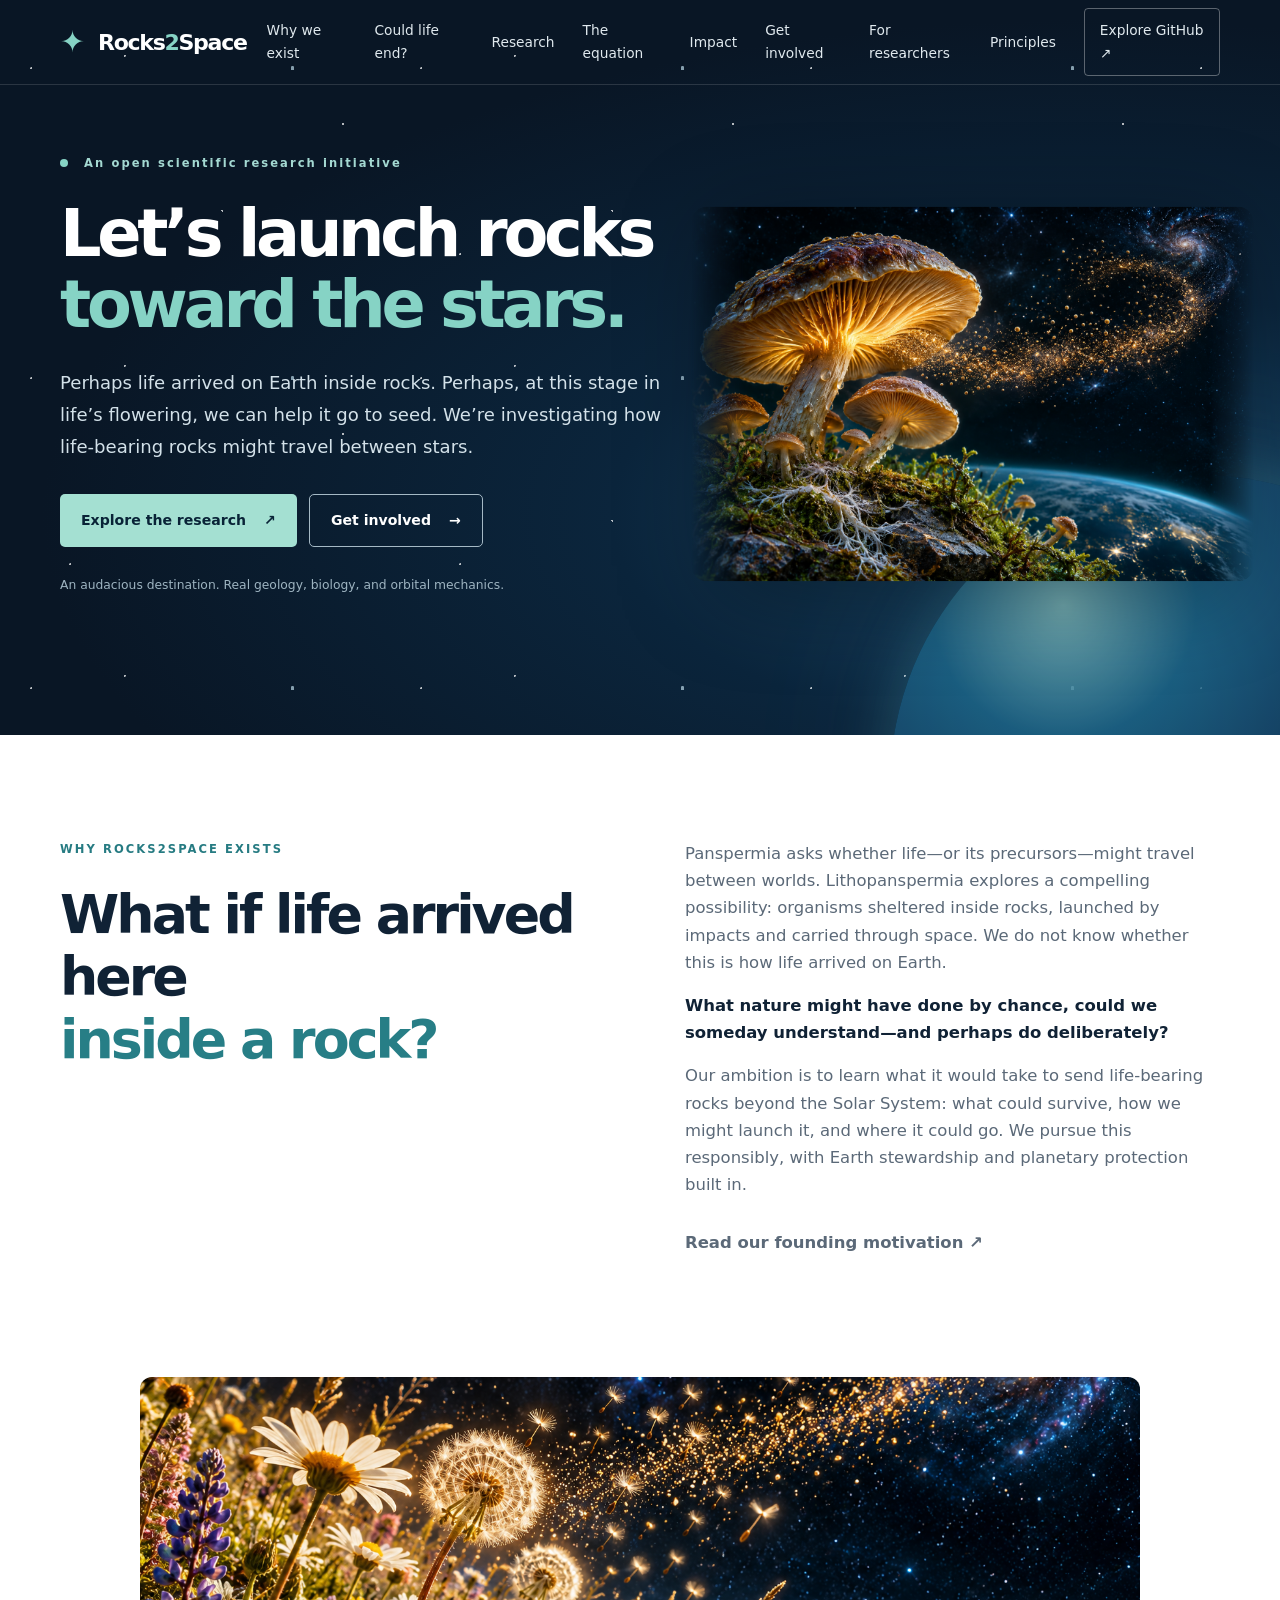
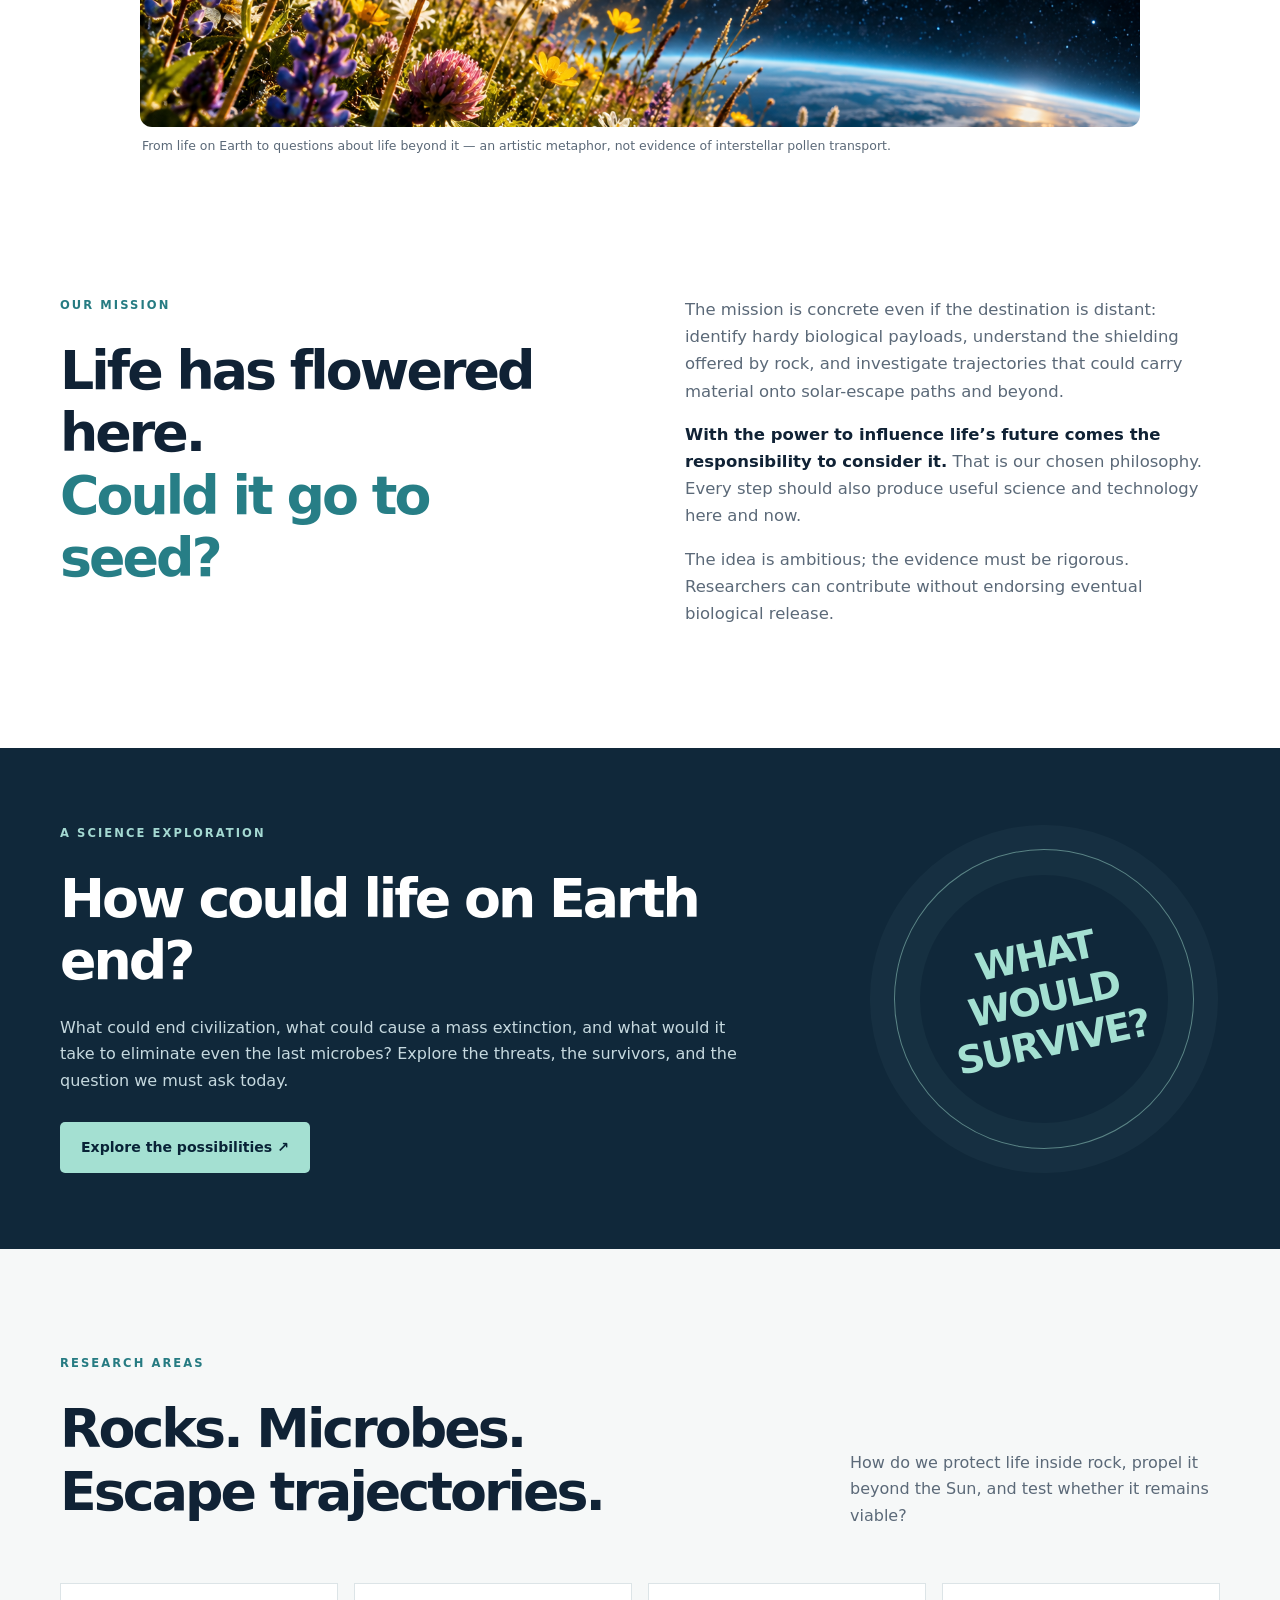
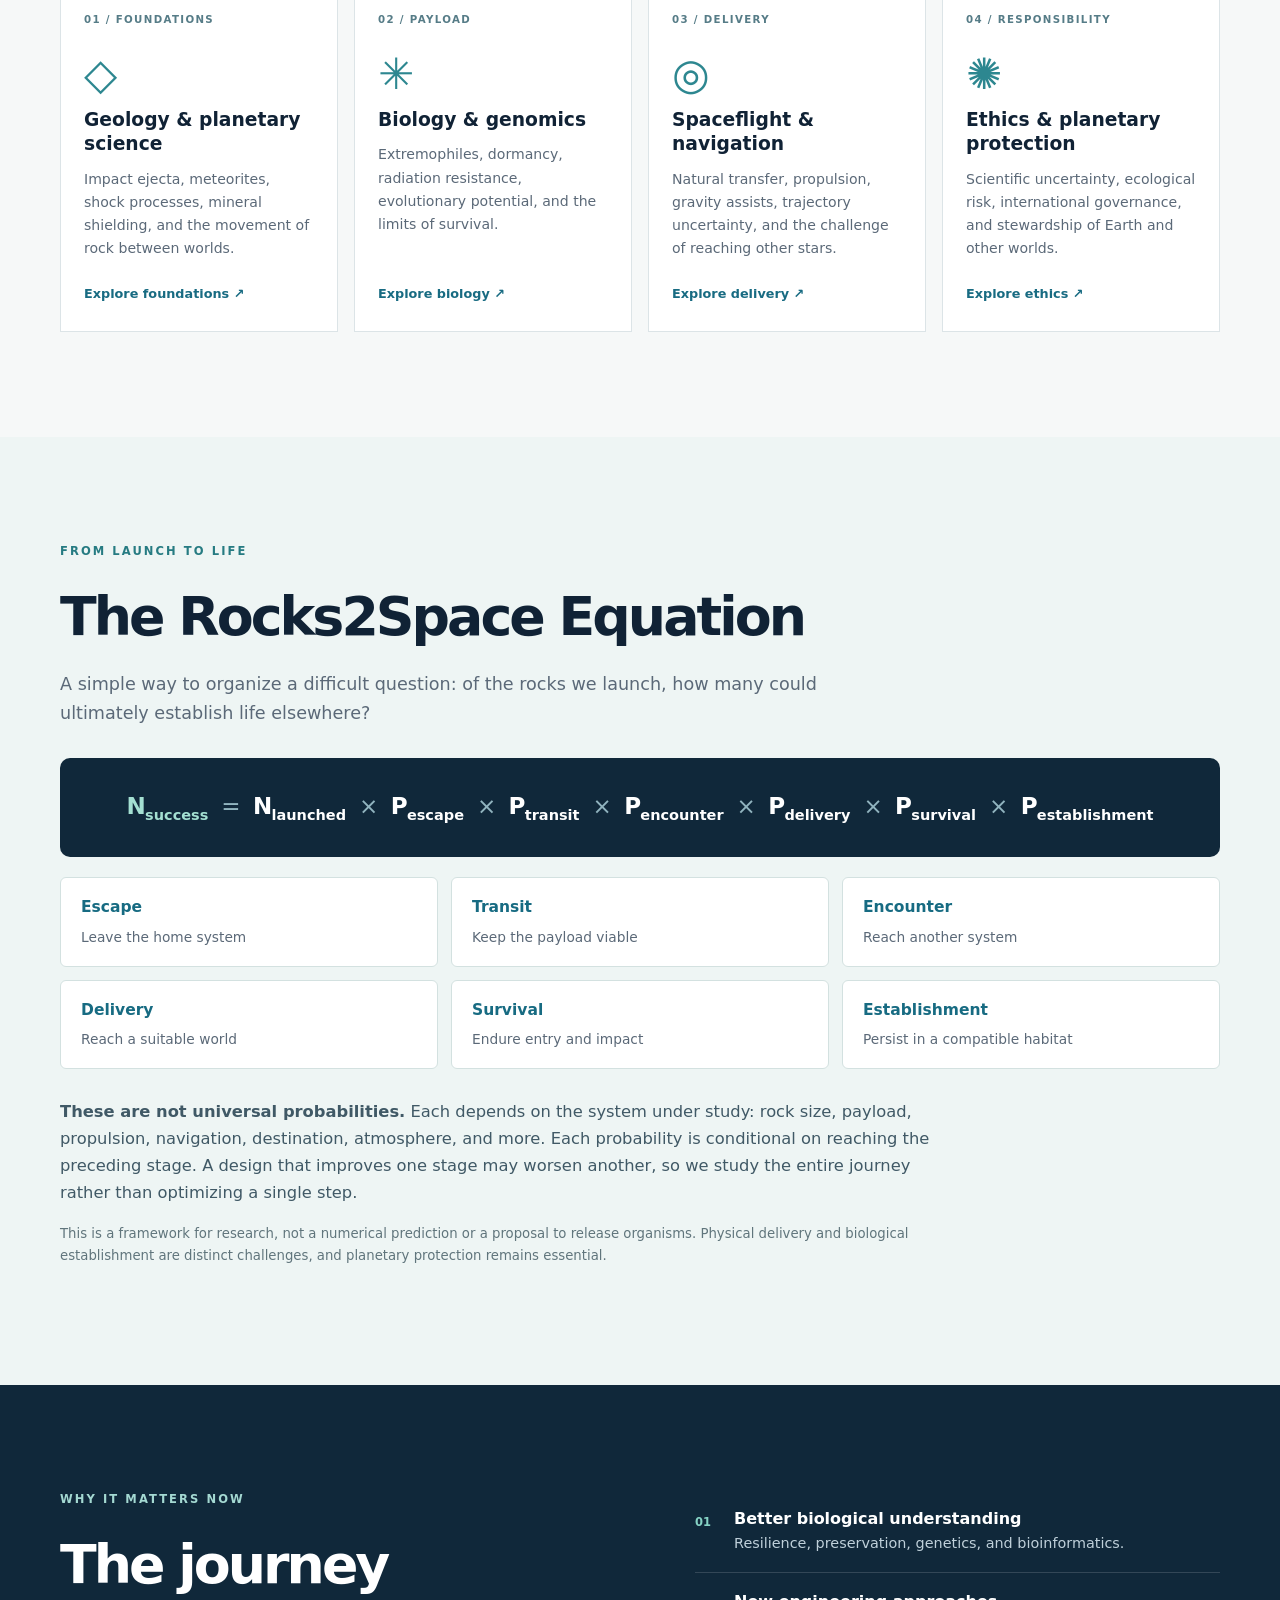
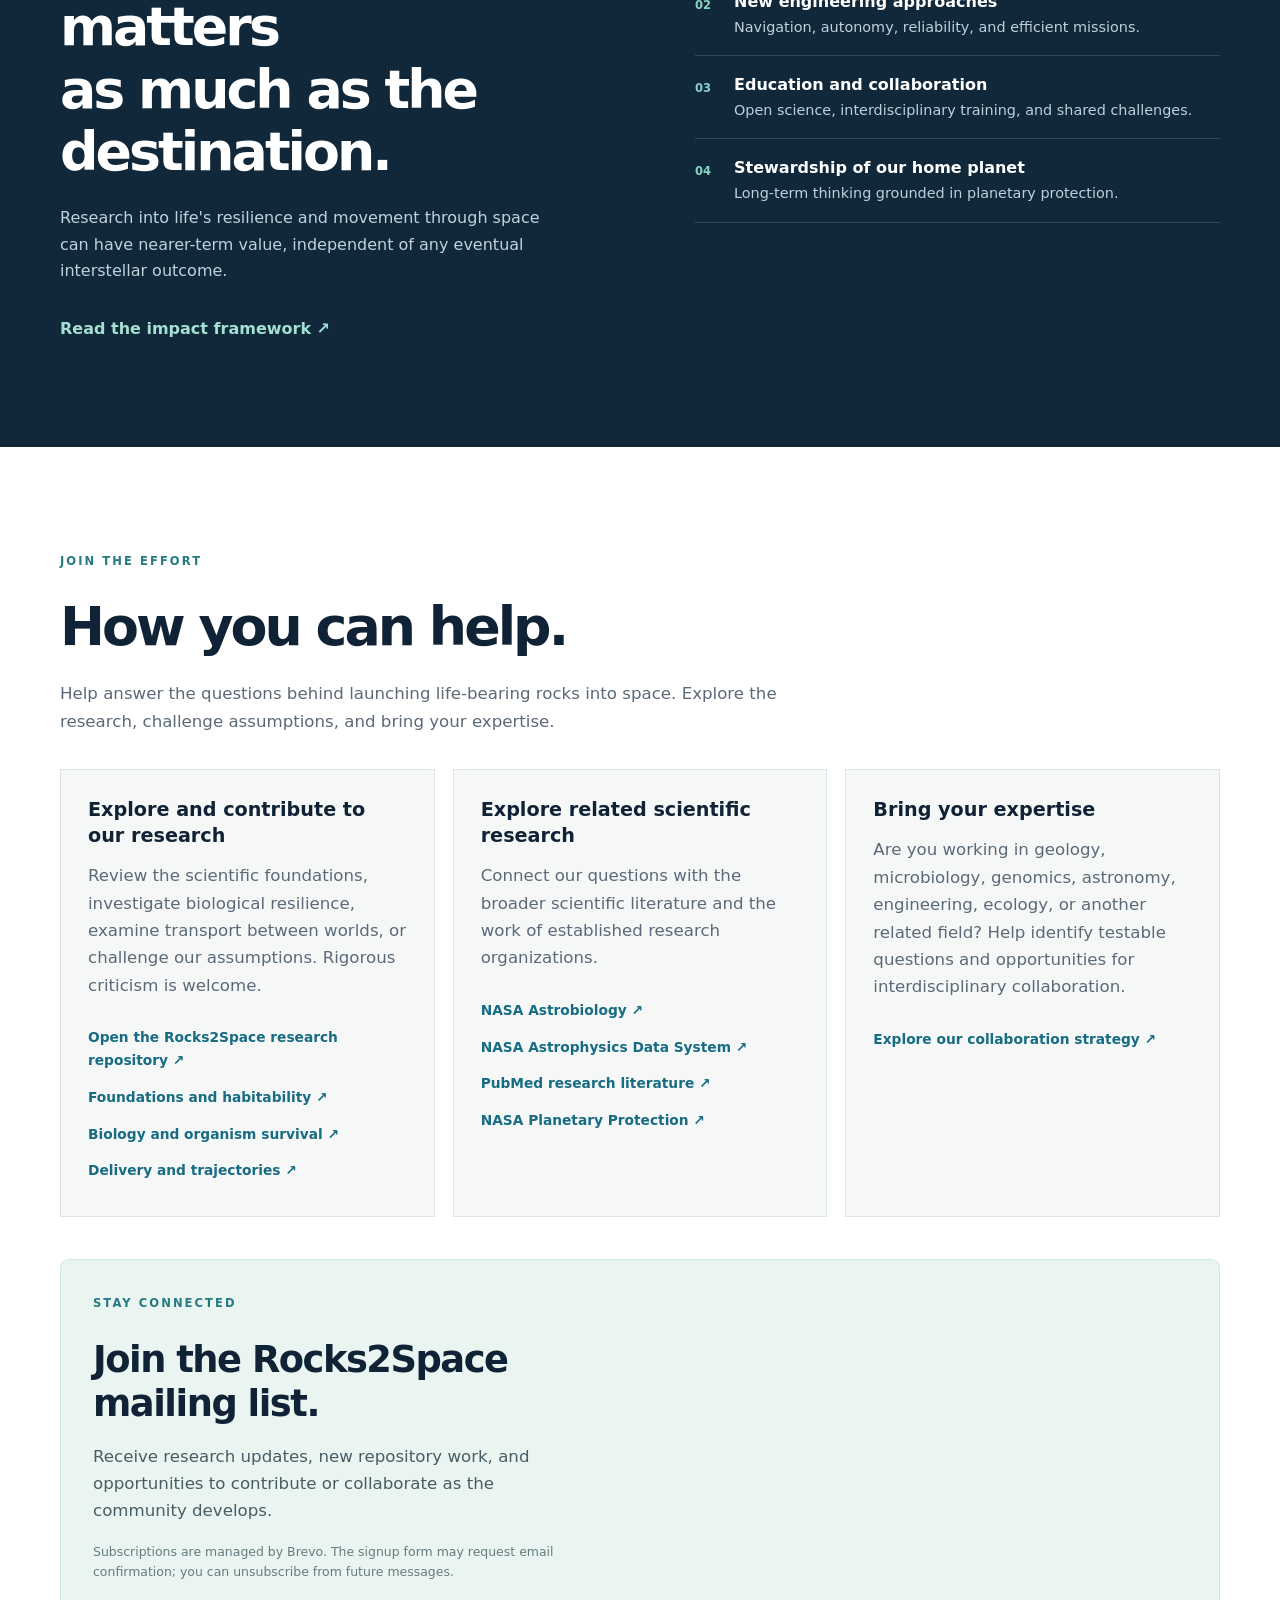
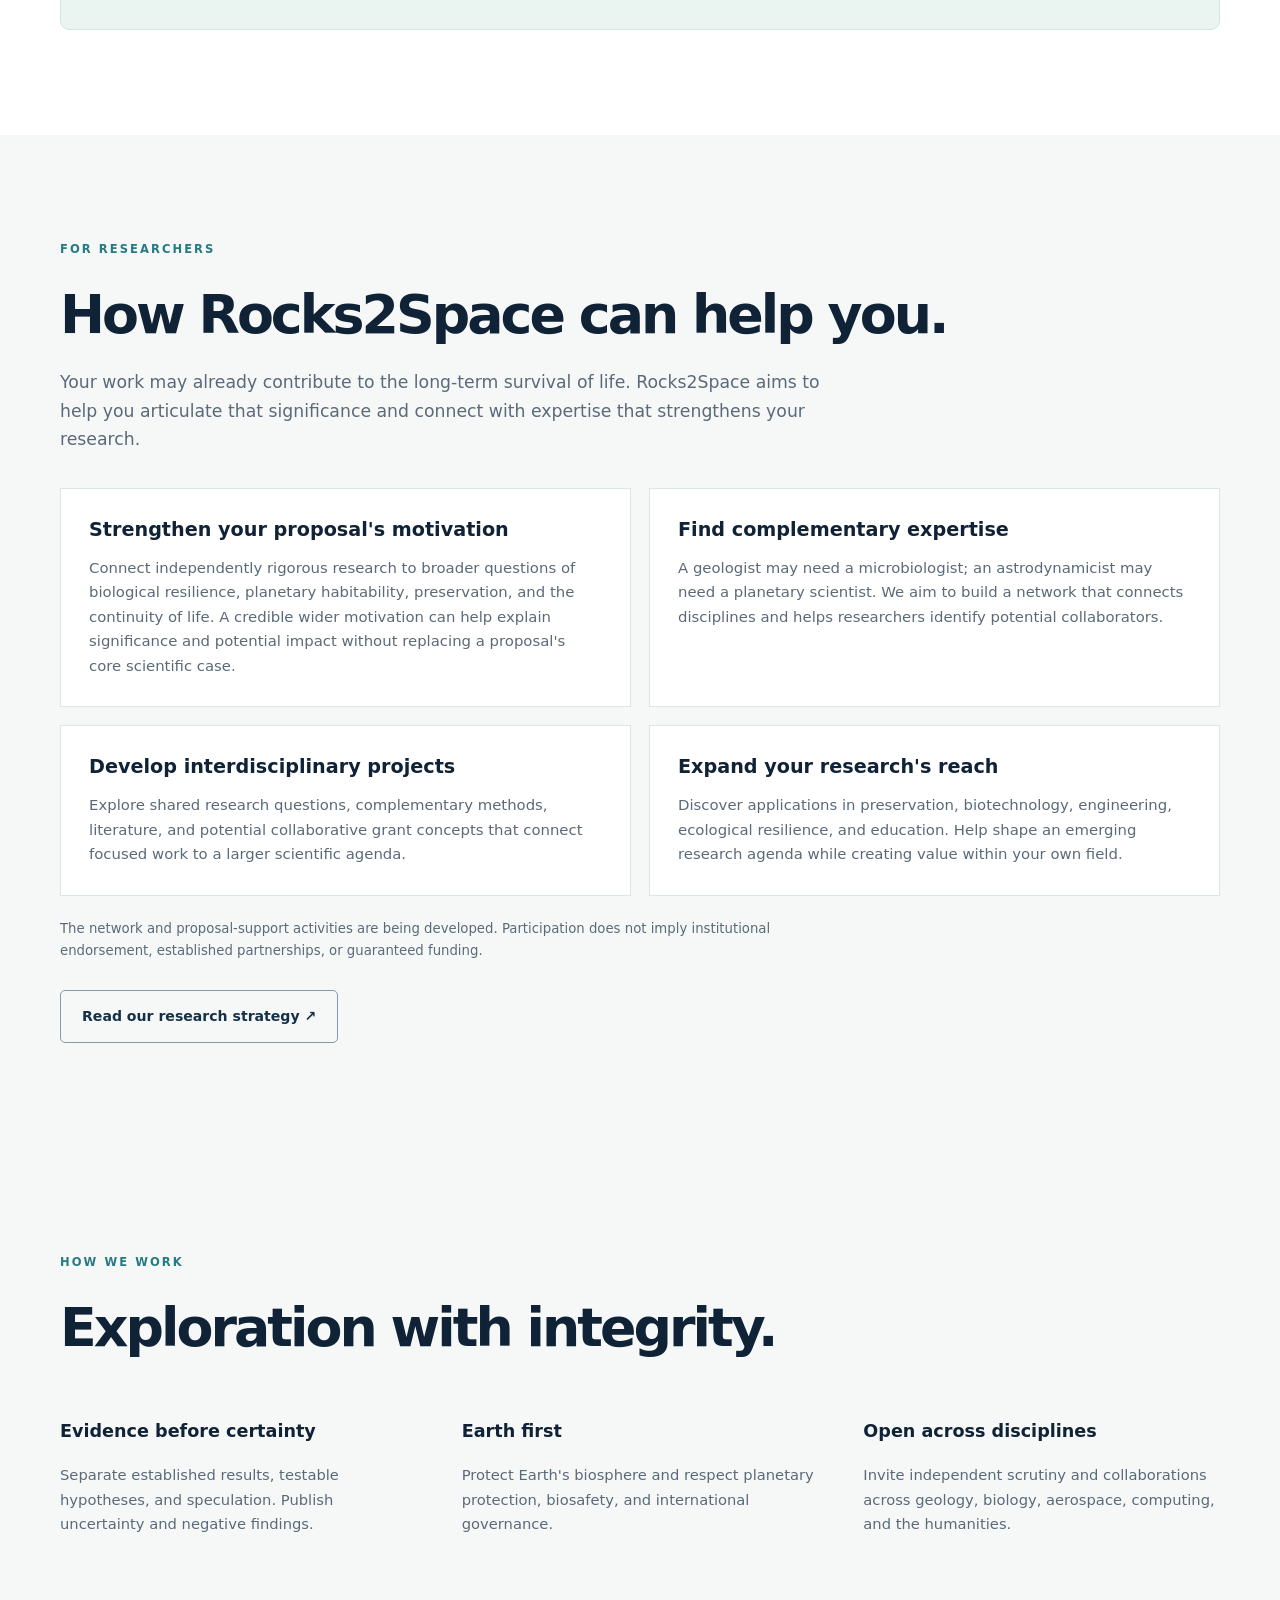
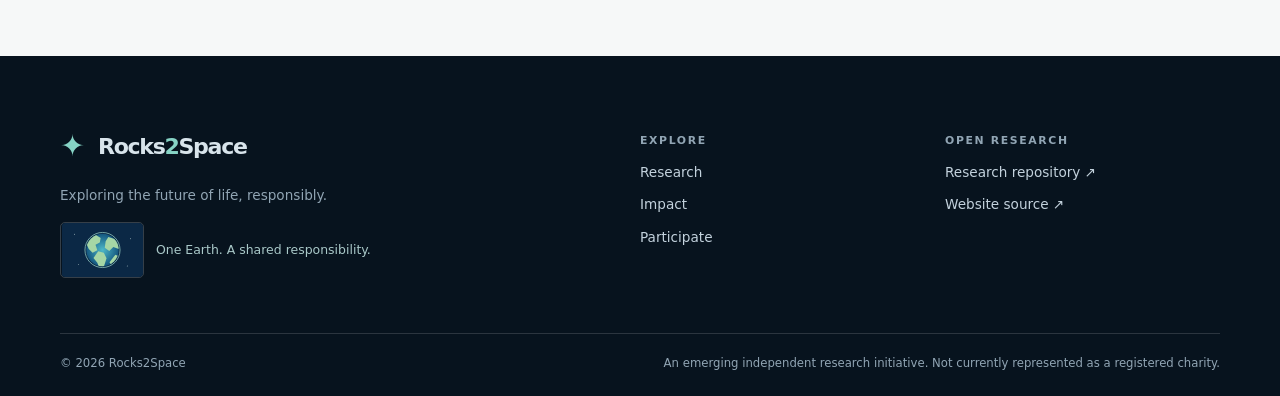
<file: index.html>
<!doctype html>
<html lang="en">
<head>
  <meta charset="utf-8">
  <meta name="viewport" content="width=device-width, initial-scale=1">
  <meta name="description" content="Rocks2Space investigates lithopanspermia: can life-bearing rocks travel between worlds, and could we one day send them toward the stars?">
  <meta name="theme-color" content="#091625">
  <title>Rocks2Space — Launch rocks toward the stars</title>
  <link rel="icon" href="favicon.svg" type="image/svg+xml">
  <link rel="stylesheet" href="styles.css">
</head>
<body>
  <a class="skip" href="#main">Skip to content</a>
  <header class="site-header">
    <div class="container nav">
      <a class="brand" href="#home" aria-label="Rocks2Space home"><span class="brand-mark" aria-hidden="true">✦</span> Rocks<span class="brand-two">2</span>Space</a>
      <button class="menu-toggle" type="button" aria-label="Toggle navigation" aria-expanded="false" aria-controls="site-links">Menu <span aria-hidden="true">☰</span></button>
      <nav id="site-links" class="site-links" aria-label="Main navigation">
        <a href="#why">Why we exist</a><a href="how-could-life-end/">Could life end?</a><a href="#research">Research</a><a href="#equation">The equation</a><a href="#impact">Impact</a><a href="#participate">Get involved</a><a href="#research-benefits">For researchers</a><a href="#principles">Principles</a>
        <a class="nav-github" href="https://github.com/lukassaul/rocks-to-space" target="_blank" rel="noopener noreferrer">Explore GitHub ↗</a>
      </nav>
    </div>
  </header>
  <main id="main">
    <section class="hero" id="home">
      <div class="hero-stars" aria-hidden="true"></div>
      <div class="container hero-content">
        <p class="eyebrow"><span class="signal"></span> An open scientific research initiative</p>
        <h1>Let’s launch rocks<br><em>toward the stars.</em></h1>
        <p class="hero-copy">Perhaps life arrived on Earth inside rocks. Perhaps, at this stage in life’s flowering, we can help it go to seed. We’re investigating how life-bearing rocks might travel between stars.</p>
        <div class="actions"><a class="button primary" href="#research">Explore the research <span aria-hidden="true">↗</span></a><a class="button secondary" href="#participate">Get involved <span aria-hidden="true">→</span></a></div>
        <p class="hero-note">An audacious destination. Real geology, biology, and orbital mechanics.</p>
      </div>
      <figure class="hero-art"><img src="assets/a_highly_detailed_cinematic_fantasy_macro_scene.png" alt="Mushroom releasing spores toward stars, an artistic metaphor for lithopanspermia" width="900" height="650" fetchpriority="high"><div class="spore-stream" aria-hidden="true"></div></figure><div class="planet" aria-hidden="true"></div>
    </section>
    <section class="intro section" id="why" aria-labelledby="why-title">
      <div class="container intro-grid">
        <div><p class="eyebrow dark">WHY ROCKS2SPACE EXISTS</p><h2 id="why-title">What if life arrived here<br><span class="accent">inside a rock?</span></h2></div>
        <div><p>Panspermia asks whether life—or its precursors—might travel between worlds. Lithopanspermia explores a compelling possibility: organisms sheltered inside rocks, launched by impacts and carried through space. We do not know whether this is how life arrived on Earth.</p><p><strong>What nature might have done by chance, could we someday understand—and perhaps do deliberately?</strong></p><p>Our ambition is to learn what it would take to send life-bearing rocks beyond the Solar System: what could survive, how we might launch it, and where it could go. We pursue this responsibly, with Earth stewardship and planetary protection built in.</p><p><a class="text-link" href="https://github.com/lukassaul/rocks-to-space/blob/main/Strategy/Vision_and_Motivation/README.md">Read our founding motivation ↗</a></p></div>
      </div>
    </section>
    <div class="container nature-art-row"><figure class="nature-art"><img src="assets/rocks2space-flowers.png" alt="Wildflowers and dandelion seeds drifting toward a distant galaxy above Earth" width="1536" height="1024" loading="lazy" decoding="async"><div class="seed-stream" aria-hidden="true"></div><figcaption>From life on Earth to questions about life beyond it — an artistic metaphor, not evidence of interstellar pollen transport.</figcaption></figure></div>
    <section class="intro section" aria-labelledby="mission-title">
      <div class="container intro-grid">
        <div><p class="eyebrow dark">OUR MISSION</p><h2 id="mission-title">Life has flowered here.<br><span class="accent">Could it go to seed?</span></h2></div>
        <div><p>The mission is concrete even if the destination is distant: identify hardy biological payloads, understand the shielding offered by rock, and investigate trajectories that could carry material onto solar-escape paths and beyond.</p><p><strong>With the power to influence life’s future comes the responsibility to consider it.</strong> That is our chosen philosophy. Every step should also produce useful science and technology here and now.</p><p>The idea is ambitious; the evidence must be rigorous. Researchers can contribute without endorsing eventual biological release.</p></div>
      </div>
    </section>
    <section class="section feature-promo" aria-labelledby="feature-promo-title"><div class="container feature-promo-grid"><div><p class="eyebrow">A SCIENCE EXPLORATION</p><h2 id="feature-promo-title">How could life on Earth end?</h2><p>What could end civilization, what could cause a mass extinction, and what would it take to eliminate even the last microbes? Explore the threats, the survivors, and the question we must ask today.</p><a class="button primary" href="how-could-life-end/">Explore the possibilities ↗</a></div><div class="feature-promo-orbit" aria-hidden="true"><span>WHAT<br>WOULD<br>SURVIVE?</span></div></div></section>
    <section class="research section" id="research" aria-labelledby="research-title">
      <div class="container">
        <div class="section-heading"><div><p class="eyebrow dark">RESEARCH AREAS</p><h2 id="research-title">Rocks. Microbes.<br>Escape trajectories.</h2></div><p>How do we protect life inside rock, propel it beyond the Sun, and test whether it remains viable?</p></div>
        <div class="research-grid">
          <article class="research-card"><span class="card-number">01 / FOUNDATIONS</span><div class="card-icon" aria-hidden="true">◇</div><h3>Geology &amp; planetary science</h3><p>Impact ejecta, meteorites, shock processes, mineral shielding, and the movement of rock between worlds.</p><a href="https://github.com/lukassaul/rocks-to-space/tree/main/Foundations">Explore foundations ↗</a></article>
          <article class="research-card"><span class="card-number">02 / PAYLOAD</span><div class="card-icon" aria-hidden="true">✳</div><h3>Biology &amp; genomics</h3><p>Extremophiles, dormancy, radiation resistance, evolutionary potential, and the limits of survival.</p><a href="https://github.com/lukassaul/rocks-to-space/tree/main/Payload">Explore biology ↗</a></article>
          <article class="research-card"><span class="card-number">03 / DELIVERY</span><div class="card-icon" aria-hidden="true">◎</div><h3>Spaceflight &amp; navigation</h3><p>Natural transfer, propulsion, gravity assists, trajectory uncertainty, and the challenge of reaching other stars.</p><a href="https://github.com/lukassaul/rocks-to-space/tree/main/Delivery">Explore delivery ↗</a></article>
          <article class="research-card"><span class="card-number">04 / RESPONSIBILITY</span><div class="card-icon" aria-hidden="true">✺</div><h3>Ethics &amp; planetary protection</h3><p>Scientific uncertainty, ecological risk, international governance, and stewardship of Earth and other worlds.</p><a href="https://github.com/lukassaul/rocks-to-space/tree/main/Foundations/Ethics_and_Planetary_Protection">Explore ethics ↗</a></article>
        </div>
      </div>
    </section>
    <section class="equation-section section" id="equation" aria-labelledby="equation-title">
      <div class="container">
        <p class="eyebrow dark">FROM LAUNCH TO LIFE</p>
        <h2 id="equation-title">The Rocks2Space Equation</h2>
        <p class="equation-lead">A simple way to organize a difficult question: of the rocks we launch, how many could ultimately establish life elsewhere?</p>
        <div class="equation-display" role="group" aria-label="Expected successful rocks equals rocks launched multiplied by the conditional probabilities of escape, transit survival, encounter, delivery, arrival survival, and establishment">
          <span class="eq-result">N<sub>success</sub></span><span class="eq-operator">=</span><span class="eq-factor">N<sub>launched</sub></span>
          <span class="eq-operator">×</span><span class="eq-factor">P<sub>escape</sub></span><span class="eq-operator">×</span><span class="eq-factor">P<sub>transit</sub></span>
          <span class="eq-operator">×</span><span class="eq-factor">P<sub>encounter</sub></span><span class="eq-operator">×</span><span class="eq-factor">P<sub>delivery</sub></span>
          <span class="eq-operator">×</span><span class="eq-factor">P<sub>survival</sub></span><span class="eq-operator">×</span><span class="eq-factor">P<sub>establishment</sub></span>
        </div>
        <div class="equation-stages">
          <a href="https://github.com/lukassaul/rocks-to-space/tree/main/Delivery"><strong>Escape</strong><span>Leave the home system</span></a>
          <a href="https://github.com/lukassaul/rocks-to-space/tree/main/Payload"><strong>Transit</strong><span>Keep the payload viable</span></a>
          <a href="https://github.com/lukassaul/rocks-to-space/blob/main/Delivery/Sea_Turtle_Strategy/README.md"><strong>Encounter</strong><span>Reach another system</span></a>
          <a href="https://github.com/lukassaul/rocks-to-space/blob/main/Delivery/Braking_and_Capture/README.md"><strong>Delivery</strong><span>Reach a suitable world</span></a>
          <a href="https://github.com/lukassaul/rocks-to-space/blob/main/Delivery/Atmospheric_Entry_and_Impact_Survival/README.md"><strong>Survival</strong><span>Endure entry and impact</span></a>
          <a href="https://github.com/lukassaul/rocks-to-space/tree/main/Foundations"><strong>Establishment</strong><span>Persist in a compatible habitat</span></a>
        </div>
        <p class="equation-explainer"><strong>These are not universal probabilities.</strong> Each depends on the system under study: rock size, payload, propulsion, navigation, destination, atmosphere, and more. Each probability is conditional on reaching the preceding stage. A design that improves one stage may worsen another, so we study the entire journey rather than optimizing a single step.</p>
        <p class="equation-note">This is a framework for research, not a numerical prediction or a proposal to release organisms. Physical delivery and biological establishment are distinct challenges, and planetary protection remains essential.</p>
      </div>
    </section>
    <section class="impact section" id="impact" aria-labelledby="impact-title"><div class="container impact-grid">
      <div><p class="eyebrow">WHY IT MATTERS NOW</p><h2 id="impact-title">The journey matters<br>as much as the destination.</h2><p>Research into life's resilience and movement through space can have nearer-term value, independent of any eventual interstellar outcome.</p><a class="text-link light" href="https://github.com/lukassaul/rocks-to-space/blob/main/Impact/README.md">Read the impact framework ↗</a></div>
      <div class="impact-list"><div><span>01</span><p><strong>Better biological understanding</strong><br>Resilience, preservation, genetics, and bioinformatics.</p></div><div><span>02</span><p><strong>New engineering approaches</strong><br>Navigation, autonomy, reliability, and efficient missions.</p></div><div><span>03</span><p><strong>Education and collaboration</strong><br>Open science, interdisciplinary training, and shared challenges.</p></div><div><span>04</span><p><strong>Stewardship of our home planet</strong><br>Long-term thinking grounded in planetary protection.</p></div></div>
    </div></section>
    <section class="participate section" id="participate" aria-labelledby="participate-title">
      <div class="container">
        <p class="eyebrow dark">JOIN THE EFFORT</p>
        <h2 id="participate-title">How you can help.</h2>
        <p class="participation-lead">Help answer the questions behind launching life-bearing rocks into space. Explore the research, challenge assumptions, and bring your expertise.</p>
        <div class="participation-grid">
          <article class="participation-card">
            <h3>Explore and contribute to our research</h3>
            <p>Review the scientific foundations, investigate biological resilience, examine transport between worlds, or challenge our assumptions. Rigorous criticism is welcome.</p>
            <a href="https://github.com/lukassaul/rocks-to-space">Open the Rocks2Space research repository ↗</a>
            <a href="https://github.com/lukassaul/rocks-to-space/tree/main/Foundations">Foundations and habitability ↗</a>
            <a href="https://github.com/lukassaul/rocks-to-space/tree/main/Payload">Biology and organism survival ↗</a>
            <a href="https://github.com/lukassaul/rocks-to-space/tree/main/Delivery">Delivery and trajectories ↗</a>
          </article>
          <article class="participation-card">
            <h3>Explore related scientific research</h3>
            <p>Connect our questions with the broader scientific literature and the work of established research organizations.</p>
            <a href="https://astrobiology.nasa.gov/">NASA Astrobiology ↗</a>
            <a href="https://ui.adsabs.harvard.edu/">NASA Astrophysics Data System ↗</a>
            <a href="https://pubmed.ncbi.nlm.nih.gov/">PubMed research literature ↗</a>
            <a href="https://planetaryprotection.jpl.nasa.gov/">NASA Planetary Protection ↗</a>
          </article>
          <article class="participation-card">
            <h3>Bring your expertise</h3>
            <p>Are you working in geology, microbiology, genomics, astronomy, engineering, ecology, or another related field? Help identify testable questions and opportunities for interdisciplinary collaboration.</p>
            <a href="https://github.com/lukassaul/rocks-to-space/blob/main/Strategy/README.md">Explore our collaboration strategy ↗</a>
          </article>
        </div>
        <div class="signup-panel" id="mailing-list">
          <div>
            <p class="eyebrow dark">STAY CONNECTED</p>
            <h3>Join the Rocks2Space mailing list.</h3>
            <p>Receive research updates, new repository work, and opportunities to contribute or collaborate as the community develops.</p>
            <p class="signup-note">Subscriptions are managed by Brevo. The signup form may request email confirmation; you can unsubscribe from future messages.</p>
          </div>
          <div class="signup-embed">
            <iframe title="Subscribe to the Rocks2Space mailing list" width="540" height="305" src="https://65993187.sibforms.com/v2/serve/[base64]" loading="lazy" referrerpolicy="strict-origin-when-cross-origin"></iframe>
          </div>
        </div>
      </div>
    </section>
    <section class="research-benefits section" id="research-benefits" aria-labelledby="benefits-title">
      <div class="container">
        <p class="eyebrow dark">FOR RESEARCHERS</p>
        <h2 id="benefits-title">How Rocks2Space can help you.</h2>
        <p class="participation-lead">Your work may already contribute to the long-term survival of life. Rocks2Space aims to help you articulate that significance and connect with expertise that strengthens your research.</p>
        <div class="benefits-grid">
          <article><h3>Strengthen your proposal's motivation</h3><p>Connect independently rigorous research to broader questions of biological resilience, planetary habitability, preservation, and the continuity of life. A credible wider motivation can help explain significance and potential impact without replacing a proposal's core scientific case.</p></article>
          <article><h3>Find complementary expertise</h3><p>A geologist may need a microbiologist; an astrodynamicist may need a planetary scientist. We aim to build a network that connects disciplines and helps researchers identify potential collaborators.</p></article>
          <article><h3>Develop interdisciplinary projects</h3><p>Explore shared research questions, complementary methods, literature, and potential collaborative grant concepts that connect focused work to a larger scientific agenda.</p></article>
          <article><h3>Expand your research's reach</h3><p>Discover applications in preservation, biotechnology, engineering, ecological resilience, and education. Help shape an emerging research agenda while creating value within your own field.</p></article>
        </div>
        <p class="benefits-note">The network and proposal-support activities are being developed. Participation does not imply institutional endorsement, established partnerships, or guaranteed funding.</p>
        <a class="button outline" href="https://github.com/lukassaul/rocks-to-space/blob/main/Strategy/README.md">Read our research strategy ↗</a>
      </div>
    </section>
    <section class="principles section" id="principles" aria-labelledby="principles-title"><div class="container"><p class="eyebrow dark">HOW WE WORK</p><h2 id="principles-title">Exploration with integrity.</h2><div class="principles-grid"><div><h3>Evidence before certainty</h3><p>Separate established results, testable hypotheses, and speculation. Publish uncertainty and negative findings.</p></div><div><h3>Earth first</h3><p>Protect Earth's biosphere and respect planetary protection, biosafety, and international governance.</p></div><div><h3>Open across disciplines</h3><p>Invite independent scrutiny and collaborations across geology, biology, aerospace, computing, and the humanities.</p></div></div></div></section>
  </main>
  <footer class="footer"><div class="container footer-grid"><div><a class="brand" href="#home"><span class="brand-mark" aria-hidden="true">✦</span> Rocks<span class="brand-two">2</span>Space</a><p>Exploring the future of life, responsibly.</p><div class="earth-flag"><img src="assets/earth-flag.svg" alt="Illustrative Earth flag, symbolizing stewardship of our shared home" width="120" height="80" loading="lazy"><span>One Earth. A shared responsibility.</span></div></div><div><p class="footer-heading">EXPLORE</p><a href="#research">Research</a><a href="#impact">Impact</a><a href="#participate">Participate</a></div><div><p class="footer-heading">OPEN RESEARCH</p><a href="https://github.com/lukassaul/rocks-to-space">Research repository ↗</a><a href="https://github.com/lukassaul/rocks2space.org">Website source ↗</a></div></div><div class="container footer-bottom"><span>© <span id="year">2026</span> Rocks2Space</span><span>An emerging independent research initiative. Not currently represented as a registered charity.</span></div></footer>
  <script src="script.js" defer></script>
</body></html>
</file>
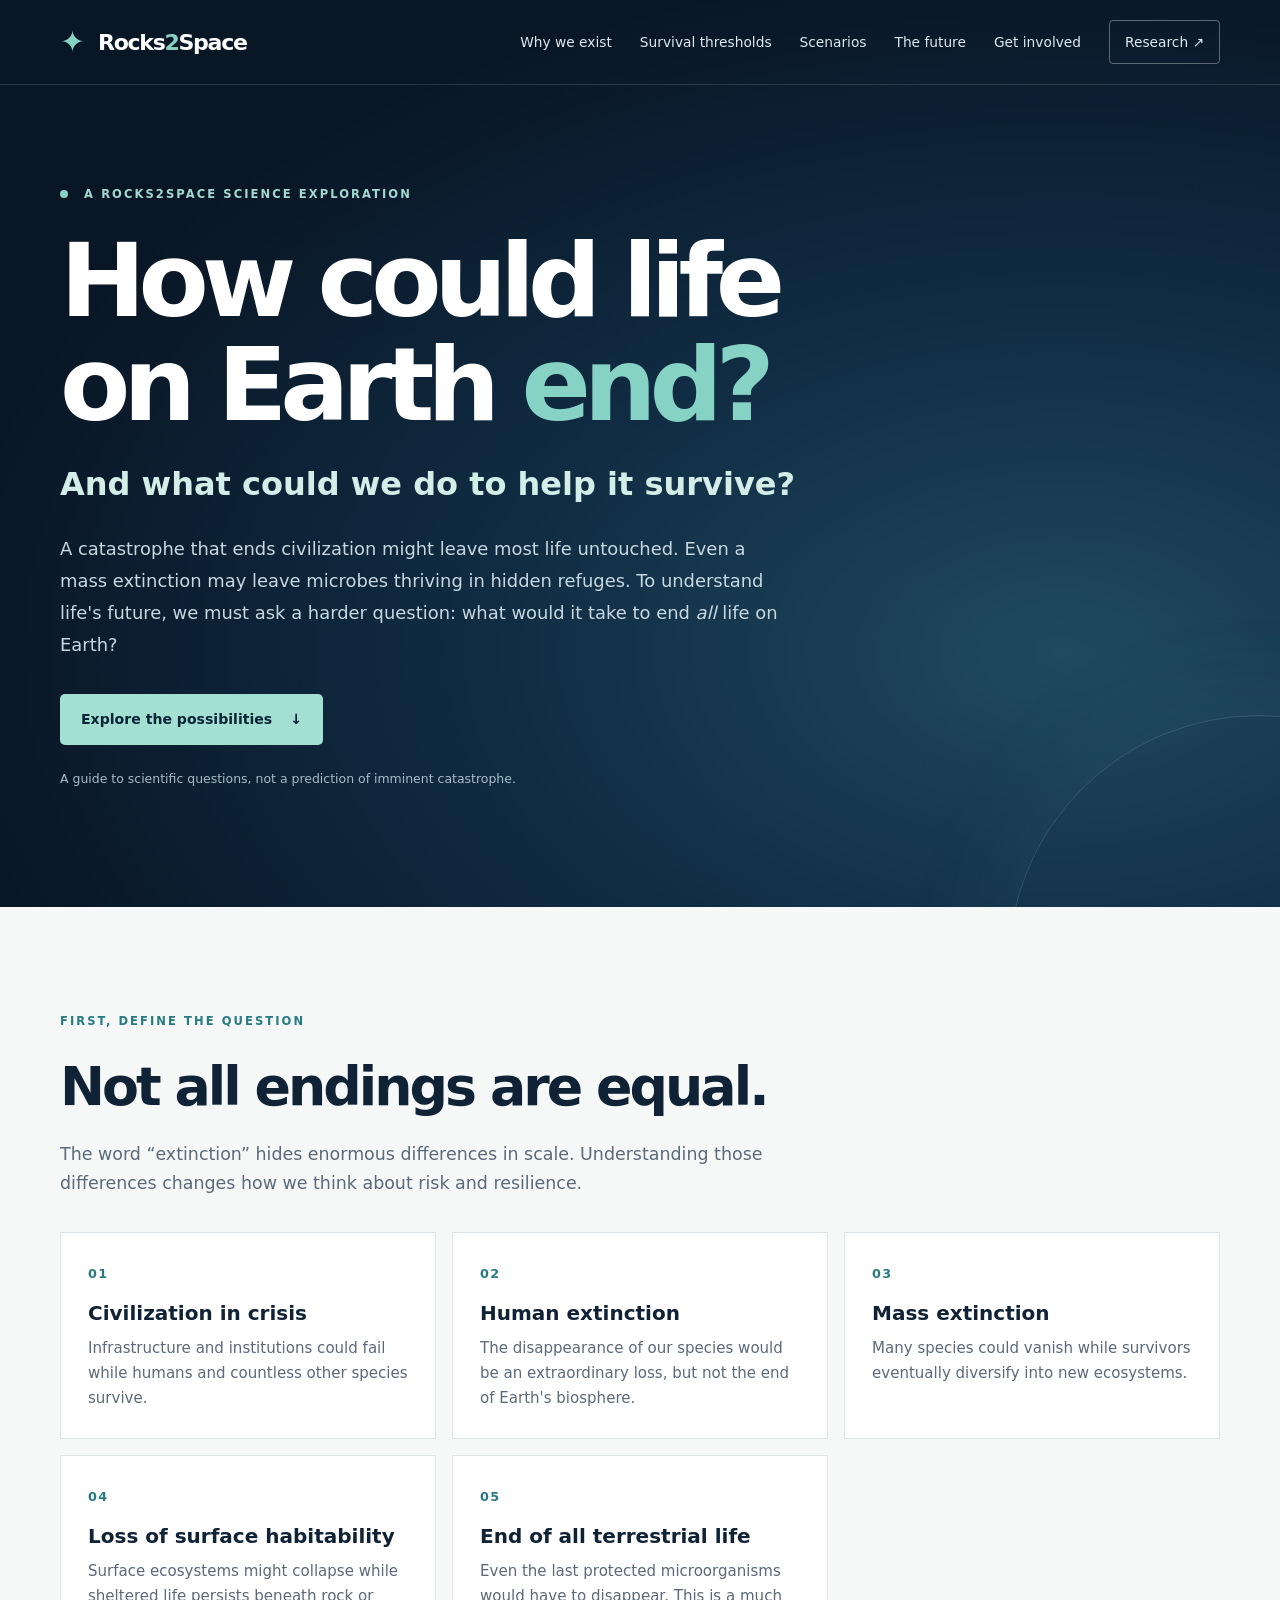
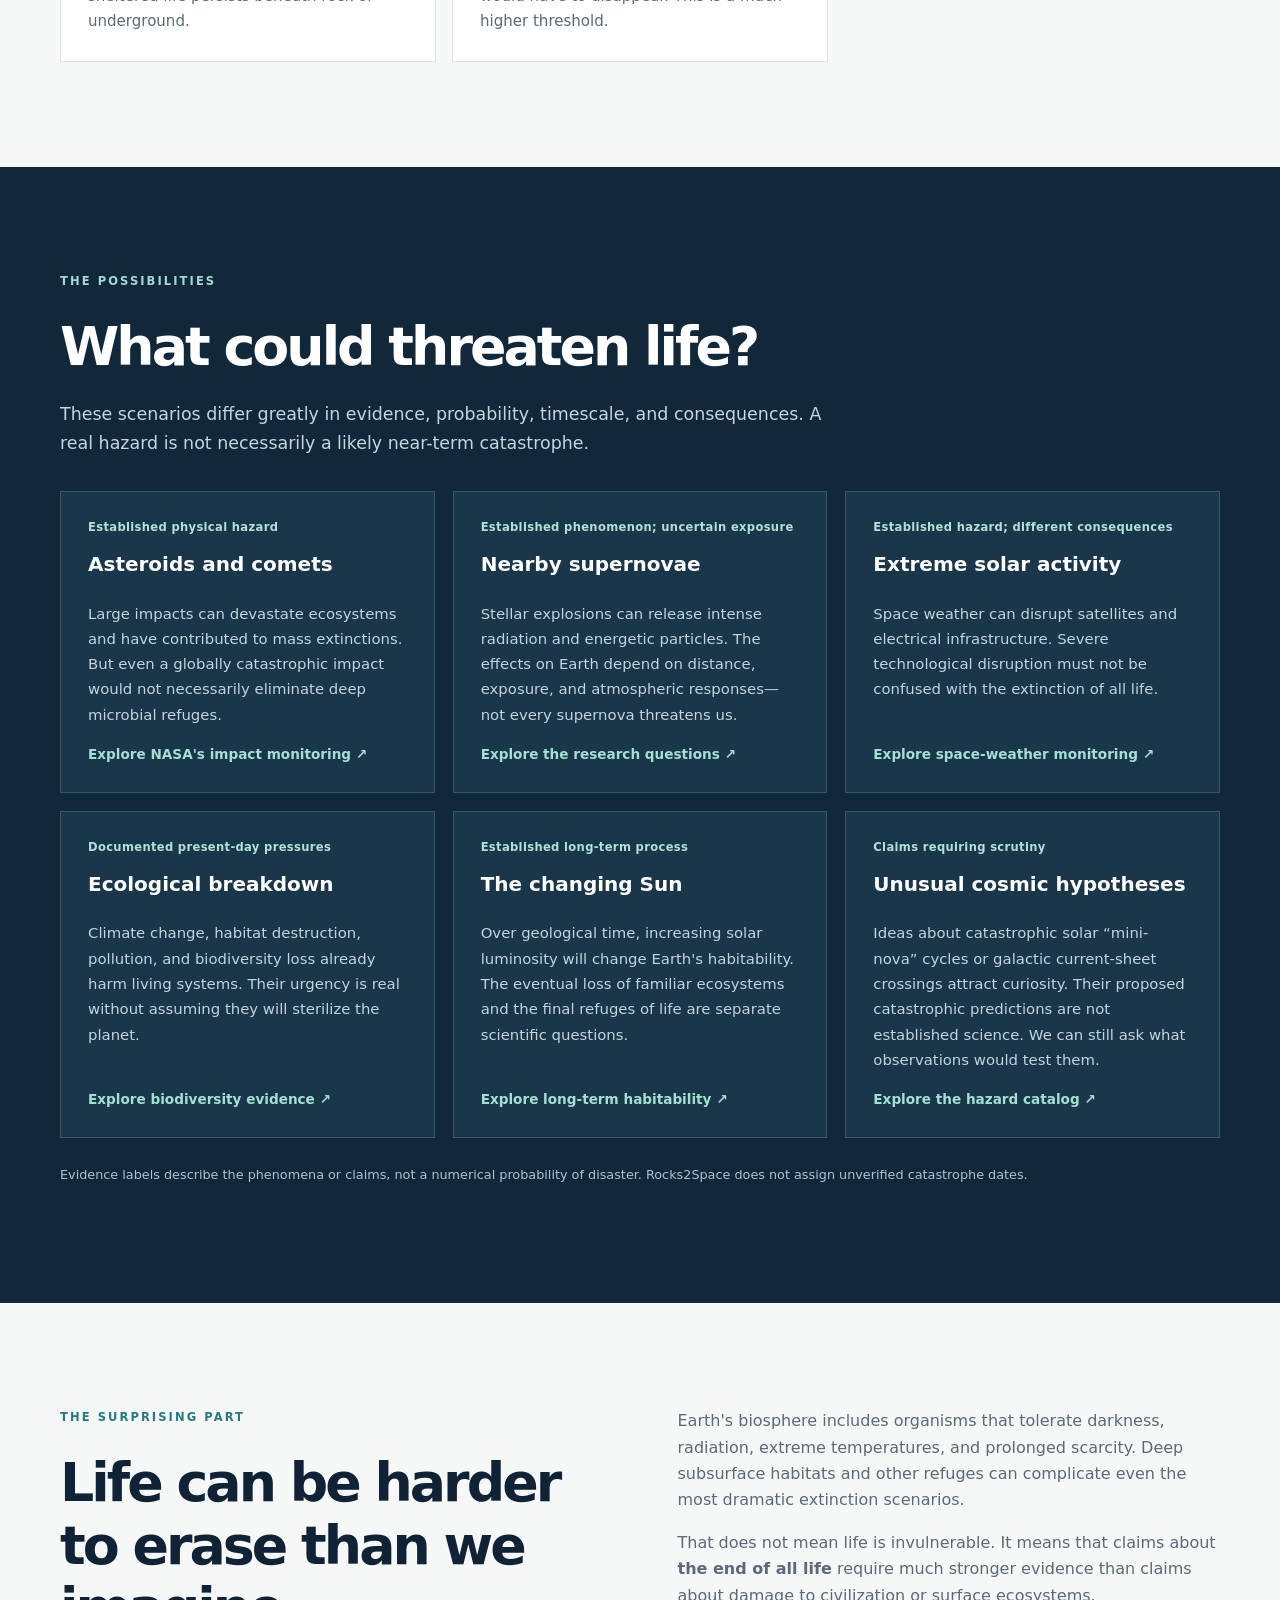
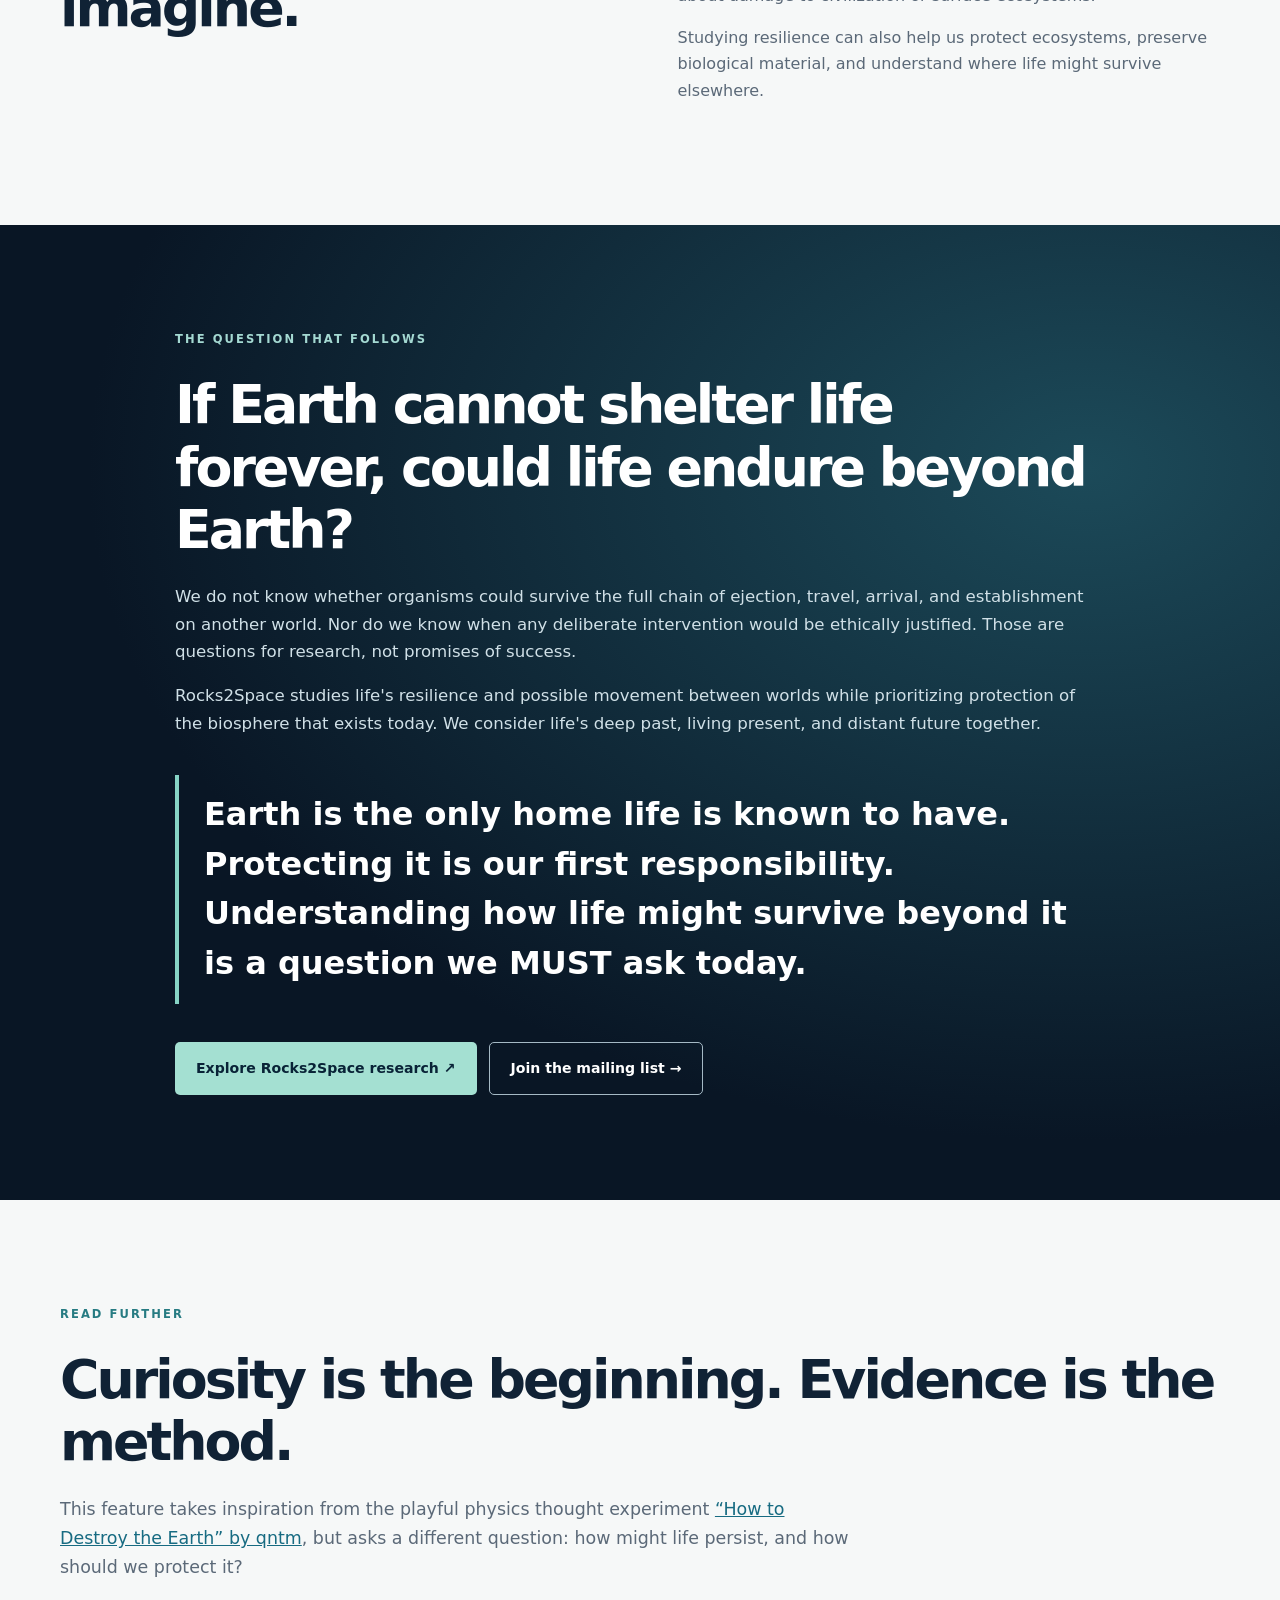
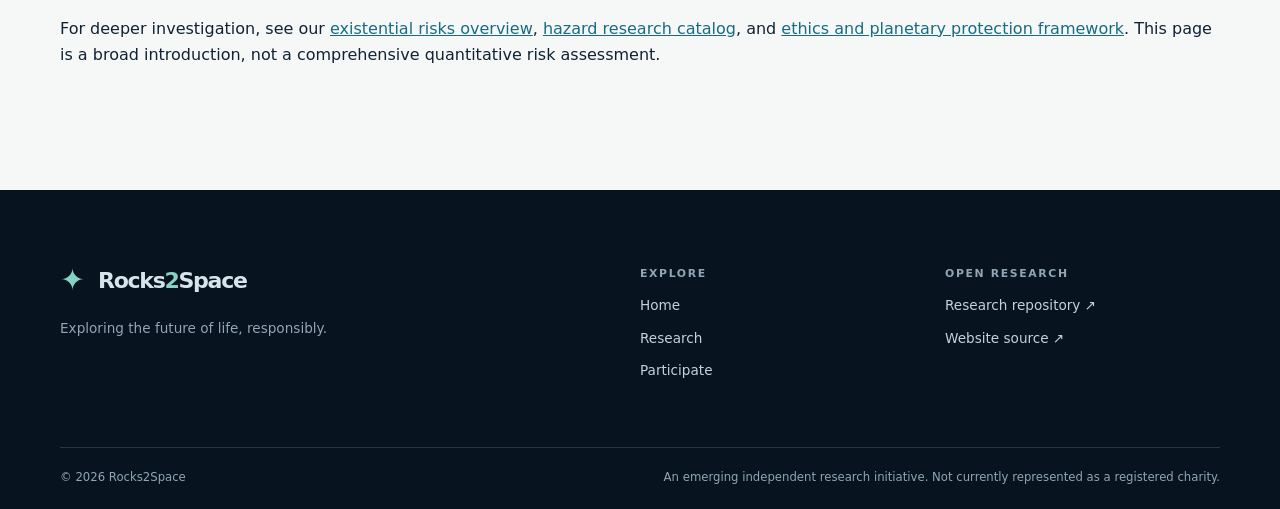
<file: how-could-life-end/index.html>
<!doctype html>
<html lang="en">
<head>
<meta charset="utf-8"><meta name="viewport" content="width=device-width, initial-scale=1">
<meta name="description" content="Could anything destroy all life on Earth? Explore asteroids, supernovae, solar evolution, microbial refuges, and why protecting life now matters.">
<meta name="theme-color" content="#091625">
<title>How Could Life on Earth End? | Rocks2Space</title>
<link rel="canonical" href="https://rocks2space.org/how-could-life-end/">
<link rel="icon" href="../favicon.svg" type="image/svg+xml">
<link rel="stylesheet" href="../styles.css">
</head>
<body>
<a class="skip" href="#main">Skip to content</a>
<header class="site-header"><div class="container nav">
<a class="brand" href="../index.html" aria-label="Rocks2Space home"><span class="brand-mark" aria-hidden="true">✦</span> Rocks<span class="brand-two">2</span>Space</a>
<button class="menu-toggle" type="button" aria-label="Toggle navigation" aria-expanded="false" aria-controls="site-links">Menu <span aria-hidden="true">☰</span></button>
<nav id="site-links" class="site-links" aria-label="Main navigation"><a href="../index.html#why">Why we exist</a><a href="#thresholds">Survival thresholds</a><a href="#scenarios">Scenarios</a><a href="#future">The future</a><a href="../index.html#participate">Get involved</a><a class="nav-github" href="https://github.com/lukassaul/rocks-to-space" target="_blank" rel="noopener noreferrer">Research ↗</a></nav>
</div></header>
<main id="main">
<section class="feature-hero"><div class="container feature-hero-inner">
<p class="eyebrow"><span class="signal"></span> A ROCKS2SPACE SCIENCE EXPLORATION</p>
<h1>How could life<br>on Earth <em>end?</em></h1>
<p class="feature-deck">And what could we do to help it survive?</p>
<p class="feature-intro">A catastrophe that ends civilization might leave most life untouched. Even a mass extinction may leave microbes thriving in hidden refuges. To understand life's future, we must ask a harder question: what would it take to end <em>all</em> life on Earth?</p>
<a class="button primary" href="#thresholds">Explore the possibilities <span aria-hidden="true">↓</span></a>
<p class="feature-caveat">A guide to scientific questions, not a prediction of imminent catastrophe.</p>
</div></section>
<section class="section feature-light" id="thresholds"><div class="container">
<p class="eyebrow dark">FIRST, DEFINE THE QUESTION</p><h2>Not all endings are equal.</h2>
<p class="feature-lead">The word “extinction” hides enormous differences in scale. Understanding those differences changes how we think about risk and resilience.</p>
<div class="threshold-grid">
<article><span class="feature-step">01</span><h3>Civilization in crisis</h3><p>Infrastructure and institutions could fail while humans and countless other species survive.</p></article>
<article><span class="feature-step">02</span><h3>Human extinction</h3><p>The disappearance of our species would be an extraordinary loss, but not the end of Earth's biosphere.</p></article>
<article><span class="feature-step">03</span><h3>Mass extinction</h3><p>Many species could vanish while survivors eventually diversify into new ecosystems.</p></article>
<article><span class="feature-step">04</span><h3>Loss of surface habitability</h3><p>Surface ecosystems might collapse while sheltered life persists beneath rock or underground.</p></article>
<article><span class="feature-step">05</span><h3>End of all terrestrial life</h3><p>Even the last protected microorganisms would have to disappear. This is a much higher threshold.</p></article>
</div></div></section>
<section class="section feature-dark" id="scenarios"><div class="container">
<p class="eyebrow">THE POSSIBILITIES</p><h2>What could threaten life?</h2><p class="feature-lead">These scenarios differ greatly in evidence, probability, timescale, and consequences. A real hazard is not necessarily a likely near-term catastrophe.</p>
<div class="scenario-grid">
<article class="scenario"><span class="scenario-tag">Established physical hazard</span><h3>Asteroids and comets</h3><p>Large impacts can devastate ecosystems and have contributed to mass extinctions. But even a globally catastrophic impact would not necessarily eliminate deep microbial refuges.</p><a href="https://cneos.jpl.nasa.gov/sentry/">Explore NASA's impact monitoring ↗</a></article>
<article class="scenario"><span class="scenario-tag">Established phenomenon; uncertain exposure</span><h3>Nearby supernovae</h3><p>Stellar explosions can release intense radiation and energetic particles. The effects on Earth depend on distance, exposure, and atmospheric responses—not every supernova threatens us.</p><a href="https://github.com/lukassaul/rocks-to-space/blob/main/Foundations/Existential_Risks_and_Life_Survival/README.md">Explore the research questions ↗</a></article>
<article class="scenario"><span class="scenario-tag">Established hazard; different consequences</span><h3>Extreme solar activity</h3><p>Space weather can disrupt satellites and electrical infrastructure. Severe technological disruption must not be confused with the extinction of all life.</p><a href="https://www.swpc.noaa.gov/">Explore space-weather monitoring ↗</a></article>
<article class="scenario"><span class="scenario-tag">Documented present-day pressures</span><h3>Ecological breakdown</h3><p>Climate change, habitat destruction, pollution, and biodiversity loss already harm living systems. Their urgency is real without assuming they will sterilize the planet.</p><a href="https://www.ipbes.net/global-assessment">Explore biodiversity evidence ↗</a></article>
<article class="scenario"><span class="scenario-tag">Established long-term process</span><h3>The changing Sun</h3><p>Over geological time, increasing solar luminosity will change Earth's habitability. The eventual loss of familiar ecosystems and the final refuges of life are separate scientific questions.</p><a href="https://github.com/lukassaul/rocks-to-space/blob/main/Foundations/Long_Term_Habitability_of_Earth/README.md">Explore long-term habitability ↗</a></article>
<article class="scenario"><span class="scenario-tag">Claims requiring scrutiny</span><h3>Unusual cosmic hypotheses</h3><p>Ideas about catastrophic solar “mini-nova” cycles or galactic current-sheet crossings attract curiosity. Their proposed catastrophic predictions are not established science. We can still ask what observations would test them.</p><a href="https://github.com/lukassaul/rocks-to-space/blob/main/Foundations/Existential_Risks_and_Life_Survival/Hazard_Catalog/README.md">Explore the hazard catalog ↗</a></article>
</div>
<p class="feature-small">Evidence labels describe the phenomena or claims, not a numerical probability of disaster. Rocks2Space does not assign unverified catastrophe dates.</p>
</div></section>
<section class="section feature-light" id="survivors"><div class="container feature-split">
<div><p class="eyebrow dark">THE SURPRISING PART</p><h2>Life can be harder to erase than we imagine.</h2></div>
<div><p>Earth's biosphere includes organisms that tolerate darkness, radiation, extreme temperatures, and prolonged scarcity. Deep subsurface habitats and other refuges can complicate even the most dramatic extinction scenarios.</p><p>That does not mean life is invulnerable. It means that claims about <strong>the end of all life</strong> require much stronger evidence than claims about damage to civilization or surface ecosystems.</p><p>Studying resilience can also help us protect ecosystems, preserve biological material, and understand where life might survive elsewhere.</p></div>
</div></section>
<section class="section feature-future" id="future"><div class="container feature-future-inner">
<p class="eyebrow">THE QUESTION THAT FOLLOWS</p><h2>If Earth cannot shelter life forever, could life endure beyond Earth?</h2>
<p>We do not know whether organisms could survive the full chain of ejection, travel, arrival, and establishment on another world. Nor do we know when any deliberate intervention would be ethically justified. Those are questions for research, not promises of success.</p>
<p>Rocks2Space studies life's resilience and possible movement between worlds while prioritizing protection of the biosphere that exists today. We consider life's deep past, living present, and distant future together.</p>
<blockquote>Earth is the only home life is known to have. Protecting it is our first responsibility. Understanding how life might survive beyond it is a question we <strong>MUST ask today.</strong></blockquote>
<div class="actions"><a class="button primary" href="../index.html#research">Explore Rocks2Space research ↗</a><a class="button secondary" href="../index.html#mailing-list">Join the mailing list →</a></div>
</div></section>
<section class="section feature-light" id="reading"><div class="container">
<p class="eyebrow dark">READ FURTHER</p><h2>Curiosity is the beginning. Evidence is the method.</h2>
<p class="feature-lead">This feature takes inspiration from the playful physics thought experiment <a href="https://qntm.org/destroy">“How to Destroy the Earth” by qntm</a>, but asks a different question: how might life persist, and how should we protect it?</p>
<p>For deeper investigation, see our <a href="https://github.com/lukassaul/rocks-to-space/blob/main/Foundations/Existential_Risks_and_Life_Survival/README.md">existential risks overview</a>, <a href="https://github.com/lukassaul/rocks-to-space/blob/main/Foundations/Existential_Risks_and_Life_Survival/Hazard_Catalog/README.md">hazard research catalog</a>, and <a href="https://github.com/lukassaul/rocks-to-space/blob/main/Foundations/Ethics_and_Planetary_Protection/README.md">ethics and planetary protection framework</a>. This page is a broad introduction, not a comprehensive quantitative risk assessment.</p>
</div></section>
</main>
<footer class="footer"><div class="container footer-grid"><div><a class="brand" href="../index.html"><span class="brand-mark" aria-hidden="true">✦</span> Rocks<span class="brand-two">2</span>Space</a><p>Exploring the future of life, responsibly.</p></div><div><p class="footer-heading">EXPLORE</p><a href="../index.html">Home</a><a href="../index.html#research">Research</a><a href="../index.html#participate">Participate</a></div><div><p class="footer-heading">OPEN RESEARCH</p><a href="https://github.com/lukassaul/rocks-to-space">Research repository ↗</a><a href="https://github.com/lukassaul/rocks2space.org">Website source ↗</a></div></div><div class="container footer-bottom"><span>© <span id="year">2026</span> Rocks2Space</span><span>An emerging independent research initiative. Not currently represented as a registered charity.</span></div></footer>
<script src="../script.js" defer></script>
</body></html>
</file>
<file: styles.css>
:root{--ink:#102235;--muted:#5b6978;--navy:#091625;--blue:#256b9a;--teal:#86d3c5;--paper:#f6f8f8;--line:#dce4e7}*{box-sizing:border-box}html{scroll-behavior:smooth}body{margin:0;color:var(--ink);background:white;font:16px/1.65 system-ui,-apple-system,BlinkMacSystemFont,"Segoe UI",sans-serif}a{color:inherit}a:focus-visible,button:focus-visible{outline:3px solid #49aee4;outline-offset:4px}.container{width:min(1160px,calc(100% - 48px));margin-inline:auto}.skip{position:absolute;top:-100px;left:12px;background:white;padding:12px;z-index:99}.skip:focus{top:12px}.site-header{position:absolute;top:0;left:0;right:0;z-index:5;color:#fff;border-bottom:1px solid #ffffff22}.nav{height:84px;display:flex;justify-content:space-between;align-items:center;gap:20px}.brand{text-decoration:none;font-size:1.38rem;font-weight:780;letter-spacing:-.06em;white-space:nowrap}.brand-mark{color:var(--teal);font-size:1.35em;vertical-align:-.06em;margin-right:8px}.brand-two{color:var(--teal)}.site-links{display:flex;align-items:center;gap:28px}.site-links a{text-decoration:none;font-size:.86rem;color:#e0e9ee}.site-links a:hover{color:var(--teal)}.site-links .nav-github{border:1px solid #ffffff55;border-radius:4px;padding:10px 15px}.menu-toggle{display:none}.hero{background:radial-gradient(ellipse at 85% 70%,#194869 0%,#0b253c 31%,#091625 68%);color:white;min-height:735px;position:relative;overflow:hidden;display:flex;align-items:center}.hero-stars{position:absolute;inset:0;opacity:.7;background-image:radial-gradient(1px 1px at 8% 22%,#fff 98%,transparent),radial-gradient(1px 1px at 32% 18%,#fff 98%,transparent),radial-gradient(2px 2px at 75% 22%,#b9d7e6 98%,transparent),radial-gradient(1px 1px at 88% 40%,#fff 98%,transparent),radial-gradient(1px 1px at 57% 68%,#fff 98%,transparent),radial-gradient(1px 1px at 18% 82%,#fff 98%,transparent);background-size:390px 310px}.hero-content{position:relative;z-index:2;padding-top:130px;padding-bottom:115px}.eyebrow{font-size:.72rem;letter-spacing:.18em;font-weight:750;color:#a4d9d2;margin:0 0 25px}.eyebrow.dark{color:#267b82}.signal{display:inline-block;width:8px;height:8px;background:var(--teal);border-radius:50%;margin-right:10px}.hero h1{font-size:clamp(3.2rem,6vw,5.9rem);line-height:1.08;letter-spacing:-.065em;font-weight:750;margin:0 0 28px;max-width:900px}.hero h1 em{color:var(--teal);font-style:normal}.hero-copy{font-size:1.13rem;line-height:1.75;max-width:610px;color:#d3e1e9;margin:0 0 32px}.actions{display:flex;flex-wrap:wrap;gap:12px}.button{display:inline-flex;align-items:center;gap:18px;justify-content:center;text-decoration:none;padding:14px 21px;border-radius:5px;font-weight:700;font-size:.88rem;transition:transform .2s,background .2s}.button:hover{transform:translateY(-2px)}.button.primary{background:#a4e0d2;color:#092337}.button.primary:hover{background:#c2f2e5}.button.secondary{border:1px solid #a5b9c5;color:#fff}.button.outline{border:1px solid #839da8;color:#153148}.hero-note{font-size:.77rem;color:#9eb4c1;margin:28px 0 0}.planet{position:absolute;width:620px;height:620px;border-radius:50%;right:-230px;bottom:-360px;background:radial-gradient(circle at 28% 21%,#88c5c5 0%,#1e6a8e 20%,#153d62 46%,#081626 72%);box-shadow:0 0 60px #5bb8c255,0 0 180px #4b93bb25;opacity:.8}.section{padding:105px 0}.intro-grid{display:grid;grid-template-columns:1fr 1fr;gap:90px}.section h2{font-size:clamp(2.2rem,4.2vw,3.65rem);line-height:1.16;letter-spacing:-.055em;margin:0 0 22px}.intro-grid p:not(.eyebrow){color:var(--muted);margin:0 0 16px;font-size:1.03rem}.intro-grid strong{color:var(--ink)}.accent{color:#277e86}.research{background:var(--paper)}.section-heading{display:flex;justify-content:space-between;gap:60px;align-items:end;margin-bottom:38px}.section-heading>p{max-width:370px;color:var(--muted)}.research-grid{display:grid;grid-template-columns:repeat(4,1fr);gap:16px}.research-card{background:white;border:1px solid var(--line);padding:27px 23px;min-height:340px;display:flex;flex-direction:column;transition:transform .2s,box-shadow .2s}.research-card:hover{transform:translateY(-4px);box-shadow:0 12px 30px #10223512}.card-number{font-size:.64rem;letter-spacing:.13em;color:#567c87;font-weight:800}.card-icon{font-size:2.7rem;color:#2d8790;margin:25px 0 12px;line-height:1}.research-card h3{font-size:1.17rem;line-height:1.3;margin:0 0 11px}.research-card p{font-size:.88rem;color:var(--muted);line-height:1.65;margin:0 0 22px}.research-card a{font-size:.8rem;color:#186b82;font-weight:700;text-decoration:none;margin-top:auto}.research-card a:hover{text-decoration:underline}.impact{background:#10283a;color:white}.impact-grid{display:grid;grid-template-columns:1fr 1fr;gap:110px}.impact h2{color:white}.impact-grid>div>p:not(.eyebrow){color:#c1d2dc;max-width:480px}.text-link{display:inline-block;margin-top:15px;font-weight:700;text-decoration:none}.text-link.light{color:#a4e0d2}.impact-list>div{display:flex;gap:23px;padding:16px 0;border-bottom:1px solid #ffffff25}.impact-list span{font-size:.72rem;font-weight:700;color:var(--teal);padding-top:7px}.impact-list p{margin:0;color:#bfd0da;font-size:.9rem}.impact-list strong{color:white;font-size:1rem}.participate{text-align:center}.participate-inner{max-width:800px}.participate p:not(.eyebrow){color:var(--muted);font-size:1.04rem}.actions.center{justify-content:center;margin-top:30px}.participate .small-note{font-size:.8rem!important;margin-top:24px}.principles{background:var(--paper)}.principles-grid{display:grid;grid-template-columns:repeat(3,1fr);gap:45px;margin-top:40px}.principles-grid h3{font-size:1.1rem}.principles-grid p{color:var(--muted);font-size:.92rem}.footer{background:#07131e;color:#d8e4eb;padding:65px 0 22px}.footer-grid{display:grid;grid-template-columns:2fr 1fr 1fr;gap:30px;padding-bottom:55px}.footer-grid p{font-size:.85rem;color:#91a5b4}.footer-grid a:not(.brand){display:block;color:#c3d2dd;font-size:.85rem;text-decoration:none;margin:10px 0}.footer-heading{letter-spacing:.15em;font-size:.68rem!important;font-weight:800}.footer-bottom{border-top:1px solid #ffffff25;padding-top:20px;display:flex;justify-content:space-between;gap:20px;color:#91a5b4;font-size:.73rem}@media(max-width:900px){.research-grid{grid-template-columns:repeat(2,1fr)}.intro-grid,.impact-grid{gap:40px}.site-links{gap:15px}.site-links a{font-size:.78rem}}@media(max-width:680px){.container{width:min(100% - 34px,1160px)}.nav{height:70px}.menu-toggle{display:block;background:transparent;color:white;border:1px solid #ffffff55;padding:8px 11px;border-radius:4px}.site-links{display:none;position:absolute;top:70px;left:0;right:0;background:#091625;padding:20px 24px;flex-direction:column;align-items:stretch;gap:15px;border-bottom:1px solid #ffffff44}.site-links.open{display:flex}.hero{min-height:700px}.hero-content{padding-top:145px;padding-bottom:100px}.hero h1{font-size:clamp(2.75rem,11vw,4.2rem)}.hero-copy{font-size:1rem}.planet{width:400px;height:400px;right:-220px;bottom:-230px}.section{padding:72px 0}.intro-grid,.impact-grid,.section-heading{display:block}.section-heading>p{max-width:100%}.research-grid,.principles-grid{grid-template-columns:1fr}.research-card{min-height:290px}.impact-list{margin-top:35px}.footer-grid{grid-template-columns:1fr 1fr}.footer-grid>div:first-child{grid-column:1/-1}.footer-bottom{flex-direction:column}.button{width:100%}}@media(prefers-reduced-motion:reduce){html{scroll-behavior:auto}*,*:before,*:after{transition:none!important}}
/* Participation and mailing list */
.participate{text-align:left;background:#fff}
.participation-lead{max-width:760px;color:var(--muted);font-size:1.08rem;margin:0 0 34px}
.participation-grid{display:grid;grid-template-columns:repeat(3,minmax(0,1fr));gap:18px}
.participation-card{border:1px solid var(--line);background:var(--paper);padding:27px;display:flex;flex-direction:column;align-items:flex-start}
.participation-card h3,.benefits-grid h3{font-size:1.2rem;line-height:1.35;margin:0 0 13px}
.participation-card p,.benefits-grid p{color:var(--muted);font-size:.93rem;margin:0 0 20px}
.participation-card a{font-size:.86rem;font-weight:700;color:#176b82;text-decoration:none;margin:7px 0}
.participation-card a:hover{text-decoration:underline}
.signup-panel{display:grid;grid-template-columns:minmax(0,1fr) minmax(0,1.15fr);align-items:center;gap:34px;margin-top:42px;padding:32px;background:#eaf4f1;border:1px solid #d2e7e2;border-radius:9px}
.signup-panel h3{font-size:clamp(1.65rem,3vw,2.3rem);line-height:1.2;letter-spacing:-.04em;margin:0 0 16px}
.signup-panel p:not(.eyebrow){color:#465d64}
.signup-panel .signup-note{font-size:.78rem!important;color:#657c80!important}
.signup-embed{min-width:0}
.signup-embed iframe{display:block;width:100%;max-width:540px;min-height:305px;border:0;margin-inline:auto;background:transparent}
.research-benefits{background:var(--paper)}
.benefits-grid{display:grid;grid-template-columns:repeat(2,minmax(0,1fr));gap:18px;margin-bottom:22px}
.benefits-grid article{background:#fff;border:1px solid var(--line);padding:28px}
.benefits-grid p{margin:0}
.benefits-note{font-size:.83rem;color:var(--muted);margin:20px 0 28px;max-width:800px}
@media(max-width:900px){.participation-grid{grid-template-columns:1fr 1fr}.signup-panel{grid-template-columns:1fr}}
@media(max-width:680px){.participation-grid,.benefits-grid{grid-template-columns:1fr}.signup-panel{padding:20px}.signup-embed iframe{height:350px}.site-links{max-height:calc(100vh - 70px);overflow-y:auto}}


/* How Could Life on Earth End? */
.feature-hero{background:radial-gradient(ellipse at 83% 72%,#204a60 0%,#102c43 38%,#091625 75%);color:#fff;padding:185px 0 105px;position:relative;overflow:hidden}
.feature-hero:after{content:"";position:absolute;width:500px;height:500px;border:1px solid #b5e6dc2b;border-radius:50%;right:-230px;bottom:-310px;box-shadow:0 0 110px #4d9a9a20;pointer-events:none}
.feature-hero-inner{position:relative;z-index:1;max-width:1160px}
.feature-hero h1{font-size:clamp(3.4rem,8vw,7rem);line-height:1.02;letter-spacing:-.07em;max-width:980px;margin:0 0 20px}
.feature-hero h1 em{font-style:normal;color:var(--teal)}
.feature-deck{font-size:clamp(1.4rem,3vw,2rem);font-weight:650;margin:0 0 22px;color:#d3eee8}
.feature-intro{max-width:730px;font-size:1.12rem;color:#c7d8e1;line-height:1.8;margin:0 0 32px}
.feature-caveat{font-size:.78rem;color:#a7bcc8;margin-top:24px}
.feature-light{background:#f6f8f8}.feature-dark{background:#10283a;color:#fff}.feature-dark h2{color:#fff}
.feature-lead{max-width:790px;color:var(--muted);font-size:1.09rem;margin:0 0 34px}
.feature-dark .feature-lead{color:#c5d6de}
.threshold-grid{display:grid;grid-template-columns:repeat(3,minmax(0,1fr));gap:16px}
.threshold-grid article{background:white;border:1px solid var(--line);padding:27px}
.threshold-grid h3,.scenario h3{font-size:1.25rem;line-height:1.3;margin:14px 0 10px}
.threshold-grid p{color:var(--muted);margin:0;font-size:.94rem}
.feature-step{font-weight:800;letter-spacing:.1em;color:#267b82;font-size:.8rem}
.scenario-grid{display:grid;grid-template-columns:repeat(3,minmax(0,1fr));gap:18px}
.scenario{background:#19364a;border:1px solid #ffffff27;padding:27px;display:flex;flex-direction:column}
.scenario-tag{font-size:.72rem;line-height:1.5;letter-spacing:.03em;font-weight:750;color:#b0e2d8}
.scenario p{color:#c5d4dd;font-size:.93rem;line-height:1.7;flex:1}
.scenario a{color:#a4e0d2;text-decoration:none;font-size:.85rem;font-weight:700}
.scenario a:hover{text-decoration:underline}
.feature-small{color:#afc3cf;font-size:.8rem;margin-top:26px}
.feature-split{display:grid;grid-template-columns:1fr 1fr;gap:75px}
.feature-split p{color:var(--muted);margin-top:0}
.feature-future{background:radial-gradient(ellipse at 85% 25%,#1c4a59,#091625 65%);color:#fff}
.feature-future-inner{max-width:930px}
.feature-future h2{color:white}
.feature-future p:not(.eyebrow){color:#d0e0e7;font-size:1.04rem}
.feature-future blockquote{font-size:clamp(1.35rem,2.5vw,2rem);font-weight:650;line-height:1.55;margin:38px 0;padding:15px 0 15px 25px;border-left:4px solid var(--teal)}
.feature-light a:not(.button){color:#176b82}
@media(max-width:900px){.threshold-grid,.scenario-grid{grid-template-columns:repeat(2,minmax(0,1fr))}.feature-split{gap:35px}}
@media(max-width:680px){.feature-hero{padding:150px 0 75px}.threshold-grid,.scenario-grid,.feature-split{grid-template-columns:1fr}.feature-split{display:block}.feature-future blockquote{padding-left:16px}.feature-hero h1{font-size:clamp(3rem,12vw,4.5rem)}}

/* Homepage feature spotlight */
.feature-promo{background:#10283a;color:#fff;padding:76px 0}.feature-promo-grid{display:grid;grid-template-columns:minmax(0,1.5fr) minmax(220px,.7fr);gap:55px;align-items:center}.feature-promo h2{color:white}.feature-promo p:not(.eyebrow){max-width:680px;color:#c6d9df;margin:0 0 28px}.feature-promo-orbit{width:min(100%,300px);aspect-ratio:1;border-radius:50%;border:1px solid #a4e0d280;box-shadow:inset 0 0 0 25px #a4e0d20b,0 0 0 24px #a4e0d20a;display:grid;place-items:center;justify-self:center;transform:rotate(-12deg)}.feature-promo-orbit span{font-size:clamp(1.5rem,3vw,2.7rem);font-weight:800;line-height:1.15;letter-spacing:-.05em;text-align:center;color:#a4e0d2}@media(max-width:680px){.feature-promo-grid{grid-template-columns:1fr}.feature-promo-orbit{display:none}}


/* Illustrations complement the existing homepage without changing its structure. */
.hero-content{padding-right:min(40%,430px)}
.hero h1{font-size:clamp(3rem,5.1vw,5.1rem)}
.hero-art{position:absolute;z-index:1;right:max(2%,calc((100vw - 1280px)/2));top:50%;transform:translateY(-43%);width:min(44vw,600px);margin:0;filter:drop-shadow(0 15px 45px #0005)}
.hero-art img{width:100%;height:auto;display:block;border-radius:16px;mask-image:linear-gradient(to right,transparent 0%,black 10%,black 92%,transparent 100%);-webkit-mask-image:linear-gradient(to right,transparent 0%,black 10%,black 92%,transparent 100%)}
.nature-art-row{padding-bottom:25px}
.nature-art{margin:0 auto;max-width:1000px}
.nature-art img{display:block;width:100%;max-height:350px;object-fit:cover;object-position:center 58%;border-radius:12px}
.nature-art figcaption{font-size:.78rem;color:var(--muted);padding:9px 2px}
.earth-flag{display:flex;align-items:center;gap:12px;margin-top:16px;color:#a9c8c8;font-size:.78rem}
.earth-flag img{width:84px;height:56px;object-fit:contain;border:1px solid #ffffff30;border-radius:5px}
@media(max-width:900px){.hero-content{padding-right:36%}.hero-art{width:40vw;right:-4%}.hero h1{font-size:clamp(2.8rem,5vw,4rem)}}
@media(max-width:680px){.hero-content{padding-right:0;padding-bottom:290px}.hero-art{width:min(88vw,430px);right:50%;top:auto;bottom:8px;transform:translateX(50%);opacity:.95}.hero h1{font-size:clamp(2.75rem,11vw,4.2rem)}.hero-art img{max-height:280px;object-fit:cover}.nature-art img{max-height:260px}.nature-art-row{padding-bottom:0}}


/* The hero's golden spore stream: decorative motion, not a claim of real spaceborne spores. */
.hero-art{isolation:isolate}
.spore-stream{position:absolute;inset:0;overflow:hidden;pointer-events:none;border-radius:16px}
.spore-stream::before,.spore-stream::after{content:"";position:absolute;width:54%;height:50%;left:34%;top:18%;background-image:radial-gradient(circle,#ffe5a3 0 1.6px,transparent 2.6px),radial-gradient(circle,#ffbf68 0 1px,transparent 2px),radial-gradient(circle,#fff0c5 0 1.2px,transparent 2px);background-size:31px 43px,47px 37px,59px 53px;filter:drop-shadow(0 0 5px #ffc975);opacity:0;transform:translate(-24%,35%) rotate(-20deg) scale(.65);animation:spores-to-stars 8s linear infinite}
.spore-stream::after{animation-delay:-4s;background-size:39px 49px,53px 61px,43px 47px;opacity:0}
@keyframes spores-to-stars{0%{opacity:0;transform:translate(-24%,35%) rotate(-20deg) scale(.65)}18%{opacity:.85}70%{opacity:.8}100%{opacity:0;transform:translate(42%,-58%) rotate(-20deg) scale(1.2)}}
.hero h1{max-width:780px}
@media(prefers-reduced-motion:reduce){.spore-stream::before,.spore-stream::after{animation:none;opacity:.45;transform:none}}

/* Flower meadow: a gentle stream of seeds traveling toward the galaxy. */
.nature-art{position:relative;isolation:isolate}
.nature-art img{height:350px;object-position:center 46%}
.seed-stream{position:absolute;inset:0 0 auto;height:350px;overflow:hidden;border-radius:12px;pointer-events:none}
.seed-stream::before,.seed-stream::after{content:"";position:absolute;left:32%;top:31%;width:45%;height:40%;background-image:radial-gradient(circle,#fff6d8 0 1.6px,transparent 2.8px),radial-gradient(circle,#ffdc87 0 1px,transparent 2.2px),radial-gradient(circle,#fff 0 1px,transparent 2.4px);background-size:47px 41px,63px 53px,79px 67px;filter:drop-shadow(0 0 5px #ffce7a);opacity:0;animation:seeds-to-stars 11s linear infinite}
.seed-stream::after{animation-delay:-5.5s;background-size:59px 47px,73px 61px,53px 71px}
@keyframes seeds-to-stars{0%{opacity:0;transform:translate(-25%,34%) rotate(-12deg) scale(.65)}22%{opacity:.75}70%{opacity:.65}100%{opacity:0;transform:translate(65%,-70%) rotate(12deg) scale(1.12)}}
@media(max-width:680px){.nature-art img{height:260px}.seed-stream{height:260px}}
@media(prefers-reduced-motion:reduce){.seed-stream::before,.seed-stream::after{animation:none;opacity:.35;transform:none}}

/* From Launch to Life: conceptual equation, not a numeric forecast */
.equation-section{background:#eef5f4}
.equation-section h2{max-width:800px}
.equation-lead{font-size:1.1rem;color:var(--muted);max-width:770px;margin:0 0 30px}
.equation-display{display:flex;align-items:baseline;justify-content:center;flex-wrap:wrap;gap:10px 13px;padding:31px 23px;background:#10283a;color:#fff;border-radius:10px;line-height:1.5;font-size:clamp(1.02rem,1.8vw,1.55rem);font-weight:650;letter-spacing:-.03em}
.equation-display sub{font-size:.63em;letter-spacing:0}
.eq-result{color:#a4e0d2}.eq-operator{color:#91b4bf;font-weight:450}.eq-factor{white-space:nowrap}
.equation-stages{display:grid;grid-template-columns:repeat(3,minmax(0,1fr));gap:13px;margin:20px 0 30px}
.equation-stages a{display:flex;flex-direction:column;gap:5px;padding:17px 20px;border:1px solid #d3e1e0;border-radius:6px;background:#fff;text-decoration:none;transition:border-color .2s,transform .2s}
.equation-stages a:hover{border-color:#267b82;transform:translateY(-2px)}
.equation-stages strong{color:#176b82;font-size:.97rem}
.equation-stages span{color:var(--muted);font-size:.86rem}
.equation-explainer{max-width:890px;color:#405966;font-size:1.02rem}
.equation-note{max-width:890px;color:#60757c;font-size:.83rem}
@media(max-width:900px){.equation-stages{grid-template-columns:repeat(2,minmax(0,1fr))}}
@media(max-width:680px){.equation-display{justify-content:flex-start;padding:23px 18px;gap:7px 10px}.equation-stages{grid-template-columns:1fr 1fr}.equation-stages a{padding:14px 12px}}
@media(max-width:390px){.equation-stages{grid-template-columns:1fr}}
</file>
